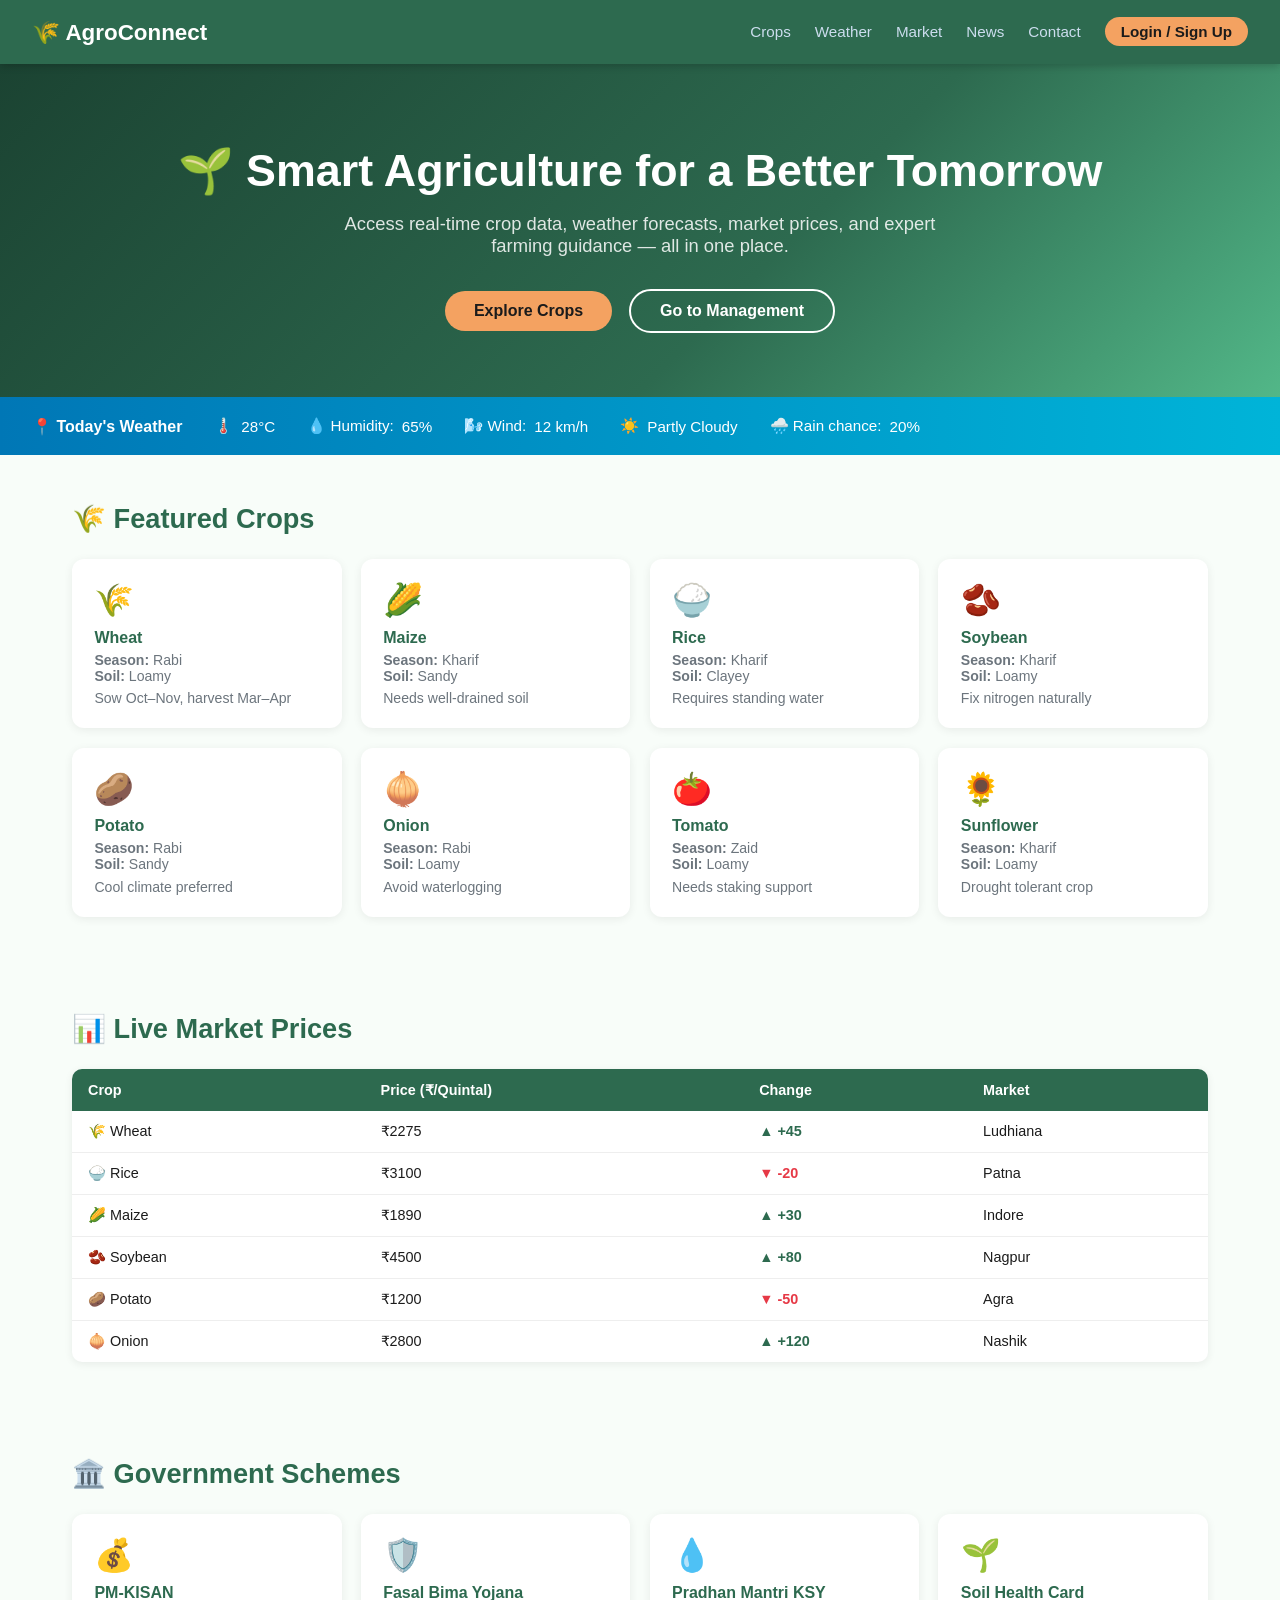
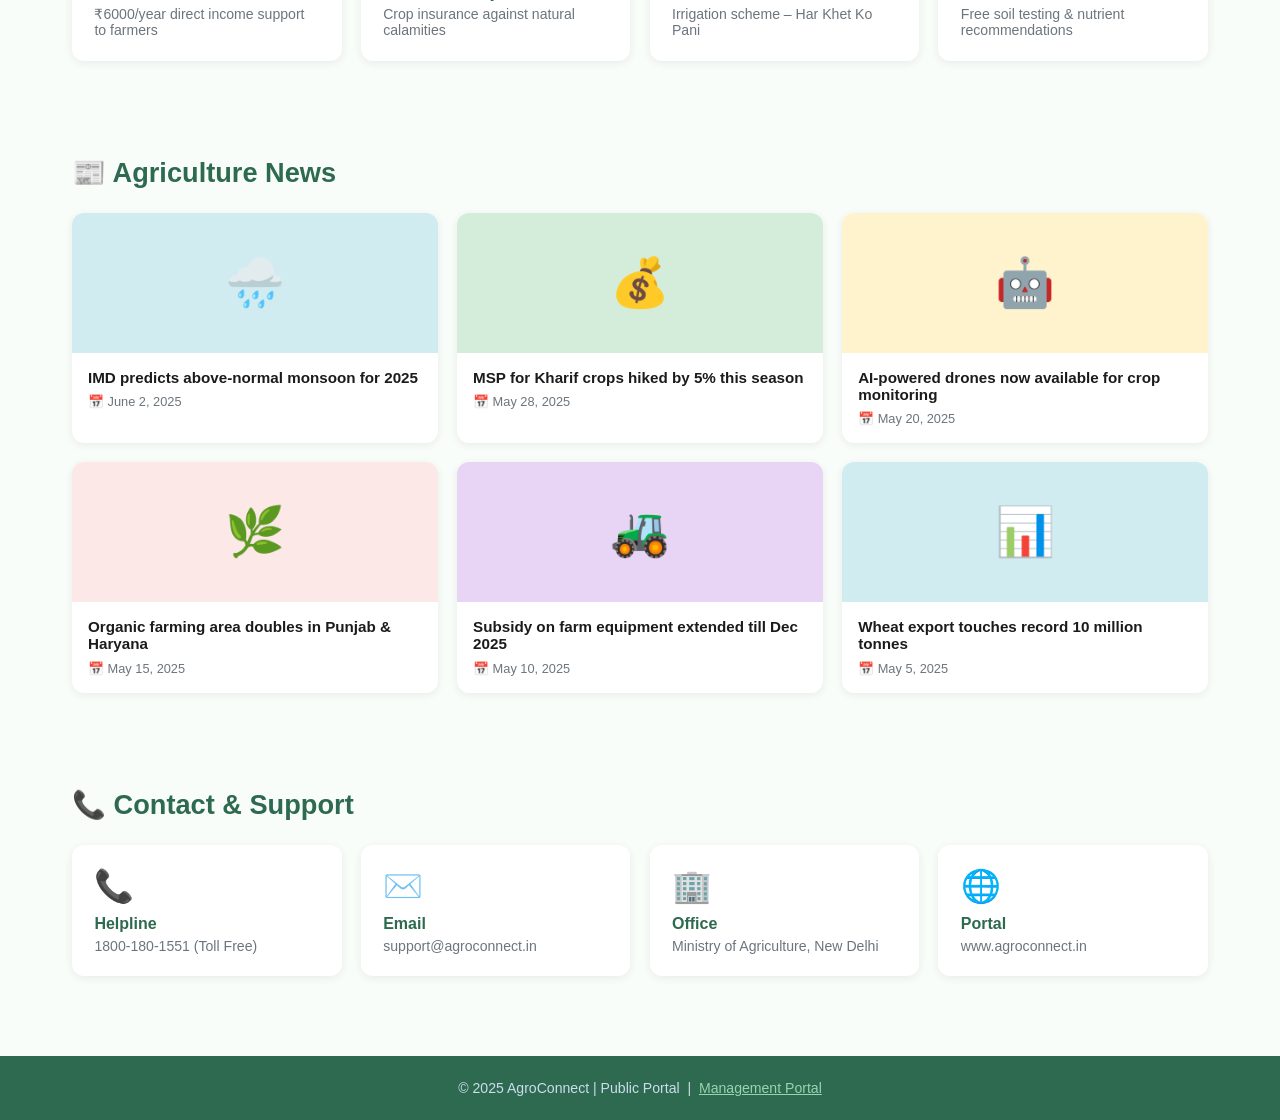
<file: index.html>
<!DOCTYPE html>
<html lang="en">
<head>
  <meta charset="UTF-8" />
  <meta name="viewport" content="width=device-width, initial-scale=1.0" />
  <title>AgroConnect – Public Portal</title>
  <link rel="stylesheet" href="styles.css" />
</head>
<body>

<!-- NAV -->
<nav>
  <a class="logo" href="index.html">🌾 AgroConnect</a>
  <ul>
    <li><a href="#crops">Crops</a></li>
    <li><a href="#weather">Weather</a></li>
    <li><a href="#market">Market</a></li>
    <li><a href="#news">News</a></li>
    <li><a href="#contact">Contact</a></li>
    <li id="nav-auth-link"><a href="login.html" class="nav-btn">Login / Sign Up</a></li>
  </ul>
</nav>

<!-- HERO -->
<div class="hero">
  <h1>🌱 Smart Agriculture for a Better Tomorrow</h1>
  <p>Access real-time crop data, weather forecasts, market prices, and expert farming guidance — all in one place.</p>
  <a href="#crops" class="btn btn-primary">Explore Crops</a>
  <a href="login.html" class="btn btn-outline" id="hero-mgmt-btn">Go to Management</a>
</div>

<!-- WEATHER STRIP -->
<div class="weather-strip">
  <strong>📍 Today's Weather</strong>
  <div class="w-item">🌡️ <span id="temp">28°C</span></div>
  <div class="w-item">💧 Humidity: <span id="humidity">65%</span></div>
  <div class="w-item">🌬️ Wind: <span id="wind">12 km/h</span></div>
  <div class="w-item">☀️ <span id="condition">Partly Cloudy</span></div>
  <div class="w-item">🌧️ Rain chance: <span id="rain">20%</span></div>
</div>

<!-- CROPS -->
<section id="crops">
  <h2>🌾 Featured Crops</h2>
  <div class="cards" id="crop-cards"></div>
</section>

<!-- MARKET PRICES -->
<section id="market">
  <h2>📊 Live Market Prices</h2>
  <table>
    <thead>
      <tr><th>Crop</th><th>Price (₹/Quintal)</th><th>Change</th><th>Market</th></tr>
    </thead>
    <tbody id="market-table"></tbody>
  </table>
</section>

<!-- SCHEMES -->
<section id="schemes">
  <h2>🏛️ Government Schemes</h2>
  <div class="cards" id="scheme-cards"></div>
</section>

<!-- NEWS -->
<section id="news">
  <h2>📰 Agriculture News</h2>
  <div class="news-grid" id="news-grid"></div>
</section>

<!-- CONTACT -->
<section id="contact">
  <h2>📞 Contact & Support</h2>
  <div class="cards">
    <div class="card"><div class="icon">📞</div><h3>Helpline</h3><p>1800-180-1551 (Toll Free)</p></div>
    <div class="card"><div class="icon">✉️</div><h3>Email</h3><p>support@agroconnect.in</p></div>
    <div class="card"><div class="icon">🏢</div><h3>Office</h3><p>Ministry of Agriculture, New Delhi</p></div>
    <div class="card"><div class="icon">🌐</div><h3>Portal</h3><p>www.agroconnect.in</p></div>
  </div>
</section>

<footer>
  &copy; 2025 AgroConnect | Public Portal &nbsp;|&nbsp; <a href="management.html" style="color:#95d5b2">Management Portal</a>
</footer>

<script src="auth.js"></script>
<script>
  // Update nav based on session
  const _s = getSession();
  if (_s) {
    const li = document.getElementById('nav-auth-link');
    if (_s.role !== 'public') {
      li.innerHTML = `<a href="management.html" class="nav-btn">Dashboard</a>`;
      document.getElementById('hero-mgmt-btn').href = 'management.html';
    } else {
      li.innerHTML = `<span style="color:#cde;font-size:.9rem">👤 ${_s.name}</span> &nbsp;<a href="#" class="nav-btn" onclick="logout()">Logout</a>`;
    }
  }
</script>
<script src="public.js"></script>
</body>
</html>
</file>
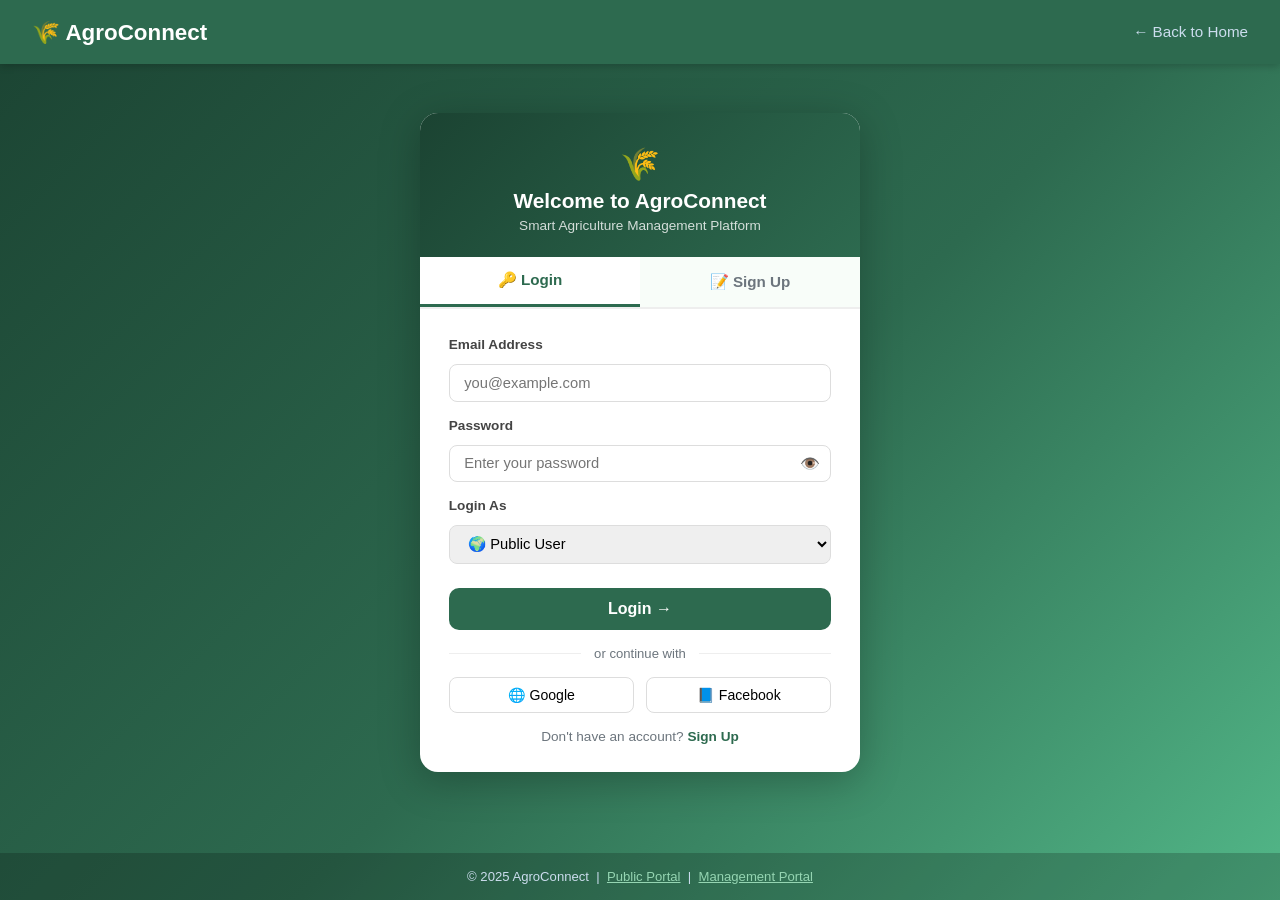
<file: login.html>
<!DOCTYPE html>
<html lang="en">
<head>
  <meta charset="UTF-8" />
  <meta name="viewport" content="width=device-width, initial-scale=1.0" />
  <title>AgroConnect – Login / Sign Up</title>
  <link rel="stylesheet" href="styles.css" />
  <style>
    body {
      min-height: 100vh;
      background: linear-gradient(135deg, #1b4332 0%, #2d6a4f 55%, #52b788 100%);
      display: flex;
      flex-direction: column;
    }

    .auth-wrapper {
      flex: 1;
      display: flex;
      align-items: center;
      justify-content: center;
      padding: 2rem;
    }

    .auth-card {
      background: #fff;
      border-radius: 18px;
      box-shadow: 0 8px 40px rgba(0,0,0,.25);
      width: 100%;
      max-width: 440px;
      overflow: hidden;
    }

    .auth-header {
      background: linear-gradient(135deg, #1b4332, #2d6a4f);
      color: #fff;
      text-align: center;
      padding: 2rem 1.5rem 1.5rem;
    }
    .auth-header .logo { font-size: 2rem; margin-bottom: .4rem; }
    .auth-header h2   { font-size: 1.3rem; font-weight: 700; }
    .auth-header p    { font-size: .85rem; opacity: .8; margin-top: .3rem; }

    .auth-tabs {
      display: flex;
      border-bottom: 2px solid #eee;
    }
    .auth-tab {
      flex: 1;
      padding: .9rem;
      text-align: center;
      cursor: pointer;
      font-weight: 600;
      font-size: .95rem;
      color: var(--gray);
      background: #f8fdf9;
      border: none;
      transition: all .2s;
    }
    .auth-tab.active {
      color: var(--green);
      background: #fff;
      border-bottom: 3px solid var(--green);
    }

    .auth-body { padding: 1.8rem; }

    .auth-form { display: none; }
    .auth-form.active { display: block; }

    .auth-form .form-group { margin-bottom: 1rem; }
    .auth-form label { font-size: .85rem; font-weight: 600; color: #444; display: block; margin-bottom: .35rem; }
    .auth-form input,
    .auth-form select {
      width: 100%;
      padding: .6rem .9rem;
      border: 1.5px solid #ddd;
      border-radius: 8px;
      font-size: .92rem;
      outline: none;
      transition: border .2s;
    }
    .auth-form input:focus,
    .auth-form select:focus { border-color: var(--light-green); }

    .input-wrap { position: relative; }
    .input-wrap input { padding-right: 2.5rem; }
    .toggle-pw {
      position: absolute;
      right: .7rem;
      top: 50%;
      transform: translateY(-50%);
      cursor: pointer;
      font-size: 1rem;
      user-select: none;
    }

    .auth-btn {
      width: 100%;
      padding: .75rem;
      background: var(--green);
      color: #fff;
      border: none;
      border-radius: 10px;
      font-size: 1rem;
      font-weight: 700;
      cursor: pointer;
      margin-top: .5rem;
      transition: background .2s, transform .15s;
    }
    .auth-btn:hover { background: #1b4332; transform: translateY(-1px); }

    .divider {
      display: flex;
      align-items: center;
      gap: .8rem;
      margin: 1rem 0;
      color: var(--gray);
      font-size: .82rem;
    }
    .divider::before,
    .divider::after { content: ''; flex: 1; height: 1px; background: #eee; }

    .social-btns { display: flex; gap: .8rem; }
    .social-btn {
      flex: 1;
      padding: .55rem;
      border: 1.5px solid #ddd;
      border-radius: 8px;
      background: #fff;
      cursor: pointer;
      font-size: .88rem;
      display: flex;
      align-items: center;
      justify-content: center;
      gap: .4rem;
      transition: background .2s;
    }
    .social-btn:hover { background: #f5f5f5; }

    .error-msg {
      background: #fde8e8;
      color: #c0392b;
      border-radius: 8px;
      padding: .6rem .9rem;
      font-size: .85rem;
      margin-bottom: .8rem;
      display: none;
    }
    .success-msg {
      background: #d4edda;
      color: #155724;
      border-radius: 8px;
      padding: .6rem .9rem;
      font-size: .85rem;
      margin-bottom: .8rem;
      display: none;
    }

    .strength-bar { display: flex; gap: 4px; margin-top: .4rem; }
    .strength-seg { flex: 1; height: 4px; border-radius: 4px; background: #eee; transition: background .3s; }

    .role-info {
      background: var(--pale-green);
      border-radius: 8px;
      padding: .6rem .9rem;
      font-size: .82rem;
      color: var(--green);
      margin-bottom: 1rem;
    }

    .back-link {
      text-align: center;
      margin-top: 1rem;
      font-size: .85rem;
      color: var(--gray);
    }
    .back-link a { color: var(--green); font-weight: 600; text-decoration: none; }

    footer { background: rgba(0,0,0,.2); color: #cde; text-align: center; padding: 1rem; font-size: .82rem; }
    footer a { color: #95d5b2; }
  </style>
</head>
<body>

<nav>
  <a class="logo" href="index.html">🌾 AgroConnect</a>
  <ul>
    <li><a href="index.html">← Back to Home</a></li>
  </ul>
</nav>

<div class="auth-wrapper">
  <div class="auth-card">

    <div class="auth-header">
      <div class="logo">🌾</div>
      <h2>Welcome to AgroConnect</h2>
      <p>Smart Agriculture Management Platform</p>
    </div>

    <!-- TABS -->
    <div class="auth-tabs">
      <button class="auth-tab active" id="tab-login-btn" onclick="switchTab('login')">🔑 Login</button>
      <button class="auth-tab" id="tab-signup-btn" onclick="switchTab('signup')">📝 Sign Up</button>
    </div>

    <div class="auth-body">

      <!-- LOGIN FORM -->
      <form class="auth-form active" id="login-form" onsubmit="handleLogin(event)">
        <div class="error-msg"   id="login-error"></div>
        <div class="success-msg" id="login-success"></div>

        <div class="form-group">
          <label>Email Address</label>
          <input type="email" id="login-email" placeholder="you@example.com" required />
        </div>

        <div class="form-group">
          <label>Password</label>
          <div class="input-wrap">
            <input type="password" id="login-password" placeholder="Enter your password" required />
            <span class="toggle-pw" onclick="togglePw('login-password', this)">👁️</span>
          </div>
        </div>

        <div class="form-group">
          <label>Login As</label>
          <select id="login-role">
            <option value="public">🌍 Public User</option>
            <option value="manager">🏢 Farm Manager</option>
            <option value="admin">🔐 Admin</option>
          </select>
        </div>

        <button type="submit" class="auth-btn">Login →</button>

        <div class="divider">or continue with</div>
        <div class="social-btns">
          <button type="button" class="social-btn" onclick="socialLogin('Google')">🌐 Google</button>
          <button type="button" class="social-btn" onclick="socialLogin('Facebook')">📘 Facebook</button>
        </div>

        <div class="back-link">
          Don't have an account? <a href="#" onclick="switchTab('signup')">Sign Up</a>
        </div>
      </form>

      <!-- SIGNUP FORM -->
      <form class="auth-form" id="signup-form" onsubmit="handleSignup(event)">
        <div class="error-msg"   id="signup-error"></div>
        <div class="success-msg" id="signup-success"></div>

        <div class="form-group">
          <label>Full Name</label>
          <input type="text" id="signup-name" placeholder="Rajesh Kumar" required />
        </div>

        <div class="form-group">
          <label>Email Address</label>
          <input type="email" id="signup-email" placeholder="you@example.com" required />
        </div>

        <div class="form-group">
          <label>Phone Number</label>
          <input type="tel" id="signup-phone" placeholder="+91 98765 43210" />
        </div>

        <div class="form-group">
          <label>Role</label>
          <select id="signup-role" onchange="updateRoleInfo()">
            <option value="public">🌍 Public User – Browse crops, market prices</option>
            <option value="manager">🏢 Farm Manager – Full management access</option>
            <option value="admin">🔐 Admin – Complete system control</option>
          </select>
          <div class="role-info" id="role-info">Access to public portal: crops, weather, market prices & news.</div>
        </div>

        <div class="form-group">
          <label>Password</label>
          <div class="input-wrap">
            <input type="password" id="signup-password" placeholder="Create a strong password" required oninput="checkStrength(this.value)" />
            <span class="toggle-pw" onclick="togglePw('signup-password', this)">👁️</span>
          </div>
          <div class="strength-bar">
            <div class="strength-seg" id="s1"></div>
            <div class="strength-seg" id="s2"></div>
            <div class="strength-seg" id="s3"></div>
            <div class="strength-seg" id="s4"></div>
          </div>
        </div>

        <div class="form-group">
          <label>Confirm Password</label>
          <div class="input-wrap">
            <input type="password" id="signup-confirm" placeholder="Re-enter password" required />
            <span class="toggle-pw" onclick="togglePw('signup-confirm', this)">👁️</span>
          </div>
        </div>

        <button type="submit" class="auth-btn">Create Account →</button>

        <div class="back-link">
          Already have an account? <a href="#" onclick="switchTab('login')">Login</a>
        </div>
      </form>

    </div>
  </div>
</div>

<footer>
  &copy; 2025 AgroConnect &nbsp;|&nbsp; <a href="index.html">Public Portal</a> &nbsp;|&nbsp; <a href="management.html">Management Portal</a>
</footer>

<script src="auth.js"></script>
</body>
</html>
</file>
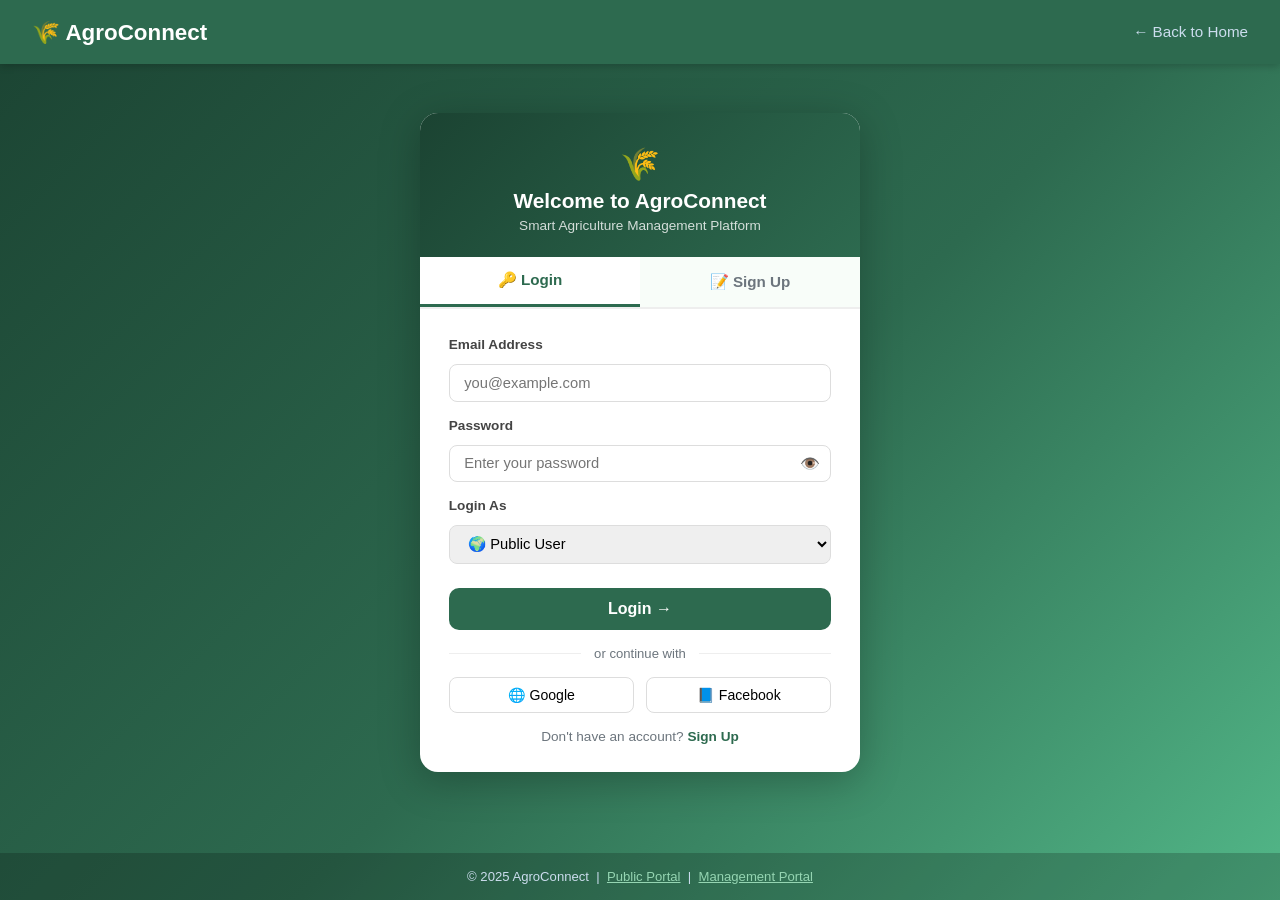
<file: management.html>
<!DOCTYPE html>
<html lang="en">
<head>
  <meta charset="UTF-8" />
  <meta name="viewport" content="width=device-width, initial-scale=1.0" />
  <title>AgroConnect – Management Portal</title>
  <link rel="stylesheet" href="styles.css" />
</head>
<body>

<!-- NAV -->
<nav>
  <a class="logo" href="index.html">🌾 AgroConnect</a>
  <ul>
    <li><a href="index.html">← Public Portal</a></li>
    <li><span style="color:#cde;font-size:.9rem" id="nav-user">👤 Farm Manager</span></li>
    <li><a href="#" class="nav-btn" onclick="logout()">Logout</a></li>
  </ul>
</nav>

<div class="mgmt-layout">

  <!-- SIDEBAR -->
  <aside class="sidebar">
    <div class="s-title">Management</div>
    <ul>
      <li><a href="#" class="active" data-tab="dashboard">📊 Dashboard</a></li>
      <li><a href="#" data-tab="crops">🌾 Crop Management</a></li>
      <li><a href="#" data-tab="inventory">📦 Inventory</a></li>
      <li><a href="#" data-tab="workers">👷 Workers</a></li>
      <li><a href="#" data-tab="tasks">✅ Tasks</a></li>
      <li><a href="#" data-tab="reports">📈 Reports</a></li>
      <li><a href="#" data-tab="settings">⚙️ Settings</a></li>
    </ul>
  </aside>

  <!-- MAIN -->
  <main class="main-content">

    <!-- DASHBOARD -->
    <div class="tab-panel active" id="tab-dashboard">
      <h2>📊 Dashboard Overview</h2>

      <div class="alert alert-warn">⚠️ Soil moisture in Field B is below optimal level. Consider irrigation.</div>
      <div class="alert alert-info">ℹ️ Wheat harvest season starts in 12 days. Prepare equipment.</div>

      <div class="stat-cards" id="stat-cards"></div>

      <div style="display:grid;grid-template-columns:1fr 1fr;gap:1.5rem;flex-wrap:wrap;">
        <div class="chart-box">
          <h3>📈 Monthly Yield (Quintals)</h3>
          <div class="bar-chart" id="yield-chart"></div>
          <div style="height:1.5rem"></div>
        </div>
        <div class="chart-box">
          <h3>💰 Revenue vs Expense (₹ Lakhs)</h3>
          <div class="bar-chart" id="revenue-chart"></div>
          <div style="height:1.5rem"></div>
        </div>
      </div>

      <div class="chart-box">
        <h3>✅ Pending Tasks</h3>
        <ul class="task-list" id="quick-tasks"></ul>
      </div>
    </div>

    <!-- CROP MANAGEMENT -->
    <div class="tab-panel" id="tab-crops">
      <h2>🌾 Crop Management</h2>
      <div class="tabs">
        <button class="tab-btn active" data-inner="crop-list">All Crops</button>
        <button class="tab-btn" data-inner="add-crop">+ Add Crop</button>
      </div>

      <div id="inner-crop-list">
        <table>
          <thead><tr><th>Crop</th><th>Field</th><th>Planted</th><th>Expected Harvest</th><th>Status</th><th>Health</th></tr></thead>
          <tbody id="crop-table"></tbody>
        </table>
      </div>

      <div id="inner-add-crop" style="display:none">
        <div class="card" style="max-width:600px">
          <h3 style="margin-bottom:1rem;color:var(--green)">Add New Crop</h3>
          <div class="form-grid">
            <div class="form-group"><label>Crop Name</label><input type="text" placeholder="e.g. Wheat" /></div>
            <div class="form-group"><label>Field</label><select><option>Field A</option><option>Field B</option><option>Field C</option></select></div>
            <div class="form-group"><label>Planting Date</label><input type="date" /></div>
            <div class="form-group"><label>Expected Harvest</label><input type="date" /></div>
            <div class="form-group"><label>Area (Acres)</label><input type="number" placeholder="5" /></div>
            <div class="form-group"><label>Seed Variety</label><input type="text" placeholder="HD-2967" /></div>
          </div>
          <button class="btn btn-primary" style="margin-top:1rem" onclick="alert('Crop added successfully!')">Save Crop</button>
        </div>
      </div>
    </div>

    <!-- INVENTORY -->
    <div class="tab-panel" id="tab-inventory">
      <h2>📦 Inventory Management</h2>
      <div class="stat-cards" id="inv-stats"></div>
      <table style="margin-top:1rem">
        <thead><tr><th>Item</th><th>Category</th><th>Stock</th><th>Unit</th><th>Status</th></tr></thead>
        <tbody id="inv-table"></tbody>
      </table>
      <button class="btn btn-primary" style="margin-top:1rem" onclick="alert('Add inventory item form coming soon!')">+ Add Item</button>
    </div>

    <!-- WORKERS -->
    <div class="tab-panel" id="tab-workers">
      <h2>👷 Worker Management</h2>
      <div class="cards" id="worker-cards"></div>
    </div>

    <!-- TASKS -->
    <div class="tab-panel" id="tab-tasks">
      <h2>✅ Task Management</h2>
      <div class="card" style="max-width:500px;margin-bottom:1.5rem">
        <h3 style="margin-bottom:.8rem;color:var(--green)">Add Task</h3>
        <div class="form-group" style="margin-bottom:.8rem"><label>Task</label><input type="text" id="new-task-input" placeholder="e.g. Irrigate Field A" /></div>
        <div class="form-grid">
          <div class="form-group"><label>Priority</label>
            <select id="task-priority"><option>High</option><option>Medium</option><option>Low</option></select>
          </div>
          <div class="form-group"><label>Due Date</label><input type="date" id="task-due" /></div>
        </div>
        <button class="btn btn-primary" style="margin-top:.8rem" onclick="addTask()">Add Task</button>
      </div>
      <ul class="task-list" id="all-tasks"></ul>
    </div>

    <!-- REPORTS -->
    <div class="tab-panel" id="tab-reports">
      <h2>📈 Reports & Analytics</h2>
      <div class="stat-cards" id="report-stats"></div>
      <div class="chart-box" style="margin-top:1rem">
        <h3>🌾 Crop-wise Yield Comparison (Quintals)</h3>
        <div class="bar-chart" id="crop-yield-chart"></div>
        <div style="height:1.5rem"></div>
      </div>
      <div class="chart-box">
        <h3>💧 Water Usage (Liters/Week)</h3>
        <div class="bar-chart" id="water-chart"></div>
        <div style="height:1.5rem"></div>
      </div>
    </div>

    <!-- SETTINGS -->
    <div class="tab-panel" id="tab-settings">
      <h2>⚙️ Settings</h2>
      <div class="card" style="max-width:600px">
        <h3 style="margin-bottom:1rem;color:var(--green)">Farm Profile</h3>
        <div class="form-grid">
          <div class="form-group"><label>Farm Name</label><input type="text" value="Green Valley Farm" /></div>
          <div class="form-group"><label>Owner Name</label><input type="text" value="Rajesh Kumar" /></div>
          <div class="form-group"><label>Location</label><input type="text" value="Punjab, India" /></div>
          <div class="form-group"><label>Total Area (Acres)</label><input type="number" value="120" /></div>
          <div class="form-group"><label>Email</label><input type="email" value="rajesh@greenvalley.in" /></div>
          <div class="form-group"><label>Phone</label><input type="tel" value="+91 98765 43210" /></div>
        </div>
        <button class="btn btn-primary" style="margin-top:1rem" onclick="alert('Settings saved!')">Save Changes</button>
      </div>
    </div>

  </main>
</div>

<footer>
  &copy; 2025 AgroConnect | Management Portal &nbsp;|&nbsp; <a href="index.html" style="color:#95d5b2">Public Portal</a>
</footer>

<script src="auth.js"></script>
<script>
  // Guard: redirect to login if no session or wrong role
  const _ms = getSession();
  if (!_ms || _ms.role === 'public') {
    window.location.href = 'login.html';
  } else {
    document.getElementById('nav-user').textContent = '\ud83d\udc64 ' + _ms.name + ' (' + _ms.role + ')';
  }
</script>
<script src="management.js"></script>
</body>
</html>
</file>
<file: styles.css>
* {
  margin: 0;
  padding: 0;
  box-sizing: border-box;
}

:root {
  --green: #2d6a4f;
  --light-green: #52b788;
  --pale-green: #d8f3dc;
  --yellow: #f4a261;
  --dark: #1b1b1b;
  --gray: #6c757d;
  --white: #fff;
  --bg: #f8fdf9;
}

body {
  font-family: 'Segoe UI', sans-serif;
  background: var(--bg);
  color: var(--dark);
}

/* ── NAV ── */
nav {
  background: var(--green);
  display: flex;
  align-items: center;
  justify-content: space-between;
  padding: 0 2rem;
  height: 64px;
  position: sticky;
  top: 0;
  z-index: 100;
  box-shadow: 0 2px 8px rgba(0,0,0,.2);
}

nav .logo {
  color: var(--white);
  font-size: 1.4rem;
  font-weight: 700;
  display: flex;
  align-items: center;
  gap: .5rem;
  text-decoration: none;
}

nav ul {
  list-style: none;
  display: flex;
  gap: 1.5rem;
}

nav ul a {
  color: #cde;
  text-decoration: none;
  font-size: .95rem;
  transition: color .2s;
}

nav ul a:hover { color: var(--white); }

.nav-btn {
  background: var(--yellow);
  color: var(--dark) !important;
  padding: .4rem 1rem;
  border-radius: 20px;
  font-weight: 600;
}

/* ── HERO ── */
.hero {
  background: linear-gradient(135deg, #1b4332 0%, #2d6a4f 60%, #52b788 100%);
  color: var(--white);
  text-align: center;
  padding: 5rem 2rem 4rem;
}

.hero h1 { font-size: 2.8rem; margin-bottom: 1rem; }
.hero p  { font-size: 1.15rem; opacity: .85; max-width: 600px; margin: 0 auto 2rem; }

.btn {
  display: inline-block;
  padding: .7rem 1.8rem;
  border-radius: 25px;
  font-weight: 600;
  cursor: pointer;
  text-decoration: none;
  border: none;
  font-size: 1rem;
  transition: transform .15s, opacity .15s;
}
.btn:hover { transform: translateY(-2px); opacity: .9; }
.btn-primary { background: var(--yellow); color: var(--dark); }
.btn-outline  { background: transparent; color: var(--white); border: 2px solid var(--white); margin-left: .8rem; }

/* ── SECTIONS ── */
section { padding: 3rem 2rem; max-width: 1200px; margin: 0 auto; }
section h2 { font-size: 1.7rem; color: var(--green); margin-bottom: 1.5rem; }

/* ── CARDS ── */
.cards {
  display: grid;
  grid-template-columns: repeat(auto-fill, minmax(220px, 1fr));
  gap: 1.2rem;
}

.card {
  background: var(--white);
  border-radius: 12px;
  padding: 1.4rem;
  box-shadow: 0 2px 10px rgba(0,0,0,.07);
  transition: transform .2s;
}
.card:hover { transform: translateY(-4px); }
.card .icon { font-size: 2rem; margin-bottom: .6rem; }
.card h3 { font-size: 1rem; color: var(--green); margin-bottom: .3rem; }
.card p  { font-size: .88rem; color: var(--gray); }
.card .value { font-size: 1.4rem; font-weight: 700; color: var(--dark); }

/* ── WEATHER STRIP ── */
.weather-strip {
  background: linear-gradient(90deg, #0077b6, #00b4d8);
  color: var(--white);
  padding: 1.2rem 2rem;
  display: flex;
  gap: 2rem;
  flex-wrap: wrap;
  align-items: center;
}
.weather-strip .w-item { display: flex; align-items: center; gap: .5rem; font-size: .95rem; }

/* ── MARKET TABLE ── */
table { width: 100%; border-collapse: collapse; background: var(--white); border-radius: 10px; overflow: hidden; box-shadow: 0 2px 8px rgba(0,0,0,.07); }
th { background: var(--green); color: var(--white); padding: .8rem 1rem; text-align: left; font-size: .9rem; }
td { padding: .75rem 1rem; border-bottom: 1px solid #eee; font-size: .9rem; }
tr:last-child td { border-bottom: none; }
.up   { color: #2d6a4f; font-weight: 600; }
.down { color: #e63946; font-weight: 600; }

/* ── NEWS ── */
.news-grid {
  display: grid;
  grid-template-columns: repeat(auto-fill, minmax(280px, 1fr));
  gap: 1.2rem;
}
.news-card {
  background: var(--white);
  border-radius: 12px;
  overflow: hidden;
  box-shadow: 0 2px 8px rgba(0,0,0,.07);
}
.news-card .news-img {
  height: 140px;
  display: flex;
  align-items: center;
  justify-content: center;
  font-size: 3rem;
}
.news-card .news-body { padding: 1rem; }
.news-card h4 { font-size: .95rem; margin-bottom: .4rem; color: var(--dark); }
.news-card span { font-size: .8rem; color: var(--gray); }

/* ── FOOTER ── */
footer {
  background: var(--green);
  color: #cde;
  text-align: center;
  padding: 1.5rem;
  font-size: .88rem;
  margin-top: 2rem;
}

/* ── MANAGEMENT PORTAL ── */
.mgmt-layout {
  display: flex;
  min-height: calc(100vh - 64px);
}

.sidebar {
  width: 220px;
  background: #1b4332;
  color: var(--white);
  padding: 1.5rem 0;
  flex-shrink: 0;
}

.sidebar .s-title {
  padding: 0 1.2rem 1rem;
  font-size: .8rem;
  text-transform: uppercase;
  letter-spacing: 1px;
  color: #95d5b2;
}

.sidebar ul { list-style: none; }
.sidebar ul li a {
  display: flex;
  align-items: center;
  gap: .7rem;
  padding: .75rem 1.2rem;
  color: #cde;
  text-decoration: none;
  font-size: .93rem;
  transition: background .2s;
}
.sidebar ul li a:hover,
.sidebar ul li a.active { background: rgba(255,255,255,.12); color: var(--white); }

.main-content {
  flex: 1;
  padding: 2rem;
  overflow-y: auto;
}

.main-content h2 { font-size: 1.5rem; color: var(--green); margin-bottom: 1.5rem; }

/* stat cards */
.stat-cards {
  display: grid;
  grid-template-columns: repeat(auto-fill, minmax(180px, 1fr));
  gap: 1rem;
  margin-bottom: 2rem;
}
.stat-card {
  background: var(--white);
  border-radius: 12px;
  padding: 1.2rem;
  box-shadow: 0 2px 8px rgba(0,0,0,.07);
  border-left: 4px solid var(--light-green);
}
.stat-card .s-label { font-size: .8rem; color: var(--gray); margin-bottom: .3rem; }
.stat-card .s-val   { font-size: 1.6rem; font-weight: 700; color: var(--dark); }
.stat-card .s-sub   { font-size: .78rem; color: var(--light-green); margin-top: .2rem; }

/* progress */
.progress-bar { background: #e9ecef; border-radius: 10px; height: 10px; margin-top: .4rem; }
.progress-fill { height: 100%; border-radius: 10px; background: var(--light-green); }

/* tasks */
.task-list { list-style: none; }
.task-list li {
  display: flex;
  align-items: center;
  gap: .8rem;
  padding: .7rem 0;
  border-bottom: 1px solid #eee;
  font-size: .92rem;
}
.task-list li:last-child { border-bottom: none; }
.task-list input[type=checkbox] { accent-color: var(--green); width: 16px; height: 16px; cursor: pointer; }
.task-list .done { text-decoration: line-through; color: var(--gray); }

.badge {
  display: inline-block;
  padding: .2rem .6rem;
  border-radius: 12px;
  font-size: .75rem;
  font-weight: 600;
}
.badge-green  { background: var(--pale-green); color: var(--green); }
.badge-yellow { background: #fff3cd; color: #856404; }
.badge-red    { background: #fde8e8; color: #c0392b; }

/* form */
.form-grid { display: grid; grid-template-columns: 1fr 1fr; gap: 1rem; }
.form-group { display: flex; flex-direction: column; gap: .4rem; }
.form-group label { font-size: .85rem; font-weight: 600; color: var(--gray); }
.form-group input,
.form-group select,
.form-group textarea {
  padding: .55rem .8rem;
  border: 1px solid #ddd;
  border-radius: 8px;
  font-size: .9rem;
  outline: none;
  transition: border .2s;
}
.form-group input:focus,
.form-group select:focus { border-color: var(--light-green); }

/* tabs */
.tabs { display: flex; gap: .5rem; margin-bottom: 1.5rem; flex-wrap: wrap; }
.tab-btn {
  padding: .45rem 1.1rem;
  border: 2px solid var(--green);
  border-radius: 20px;
  background: transparent;
  color: var(--green);
  cursor: pointer;
  font-size: .88rem;
  font-weight: 600;
  transition: all .2s;
}
.tab-btn.active,
.tab-btn:hover { background: var(--green); color: var(--white); }

.tab-panel { display: none; }
.tab-panel.active { display: block; }

/* chart placeholder */
.chart-box {
  background: var(--white);
  border-radius: 12px;
  padding: 1.5rem;
  box-shadow: 0 2px 8px rgba(0,0,0,.07);
  margin-bottom: 1.5rem;
}
.chart-box h3 { font-size: 1rem; color: var(--green); margin-bottom: 1rem; }
.bar-chart { display: flex; align-items: flex-end; gap: .6rem; height: 120px; }
.bar {
  flex: 1;
  background: var(--light-green);
  border-radius: 4px 4px 0 0;
  position: relative;
  transition: opacity .2s;
}
.bar:hover { opacity: .8; }
.bar span {
  position: absolute;
  bottom: -1.3rem;
  left: 50%;
  transform: translateX(-50%);
  font-size: .7rem;
  color: var(--gray);
  white-space: nowrap;
}

/* alert */
.alert {
  padding: .8rem 1rem;
  border-radius: 8px;
  margin-bottom: .8rem;
  font-size: .88rem;
  display: flex;
  align-items: center;
  gap: .6rem;
}
.alert-warn { background: #fff3cd; color: #856404; border-left: 4px solid #ffc107; }
.alert-info { background: #d1ecf1; color: #0c5460; border-left: 4px solid #17a2b8; }

@media (max-width: 768px) {
  .hero h1 { font-size: 1.8rem; }
  .mgmt-layout { flex-direction: column; }
  .sidebar { width: 100%; padding: .5rem 0; }
  .form-grid { grid-template-columns: 1fr; }
  nav ul { display: none; }
}
</file>
